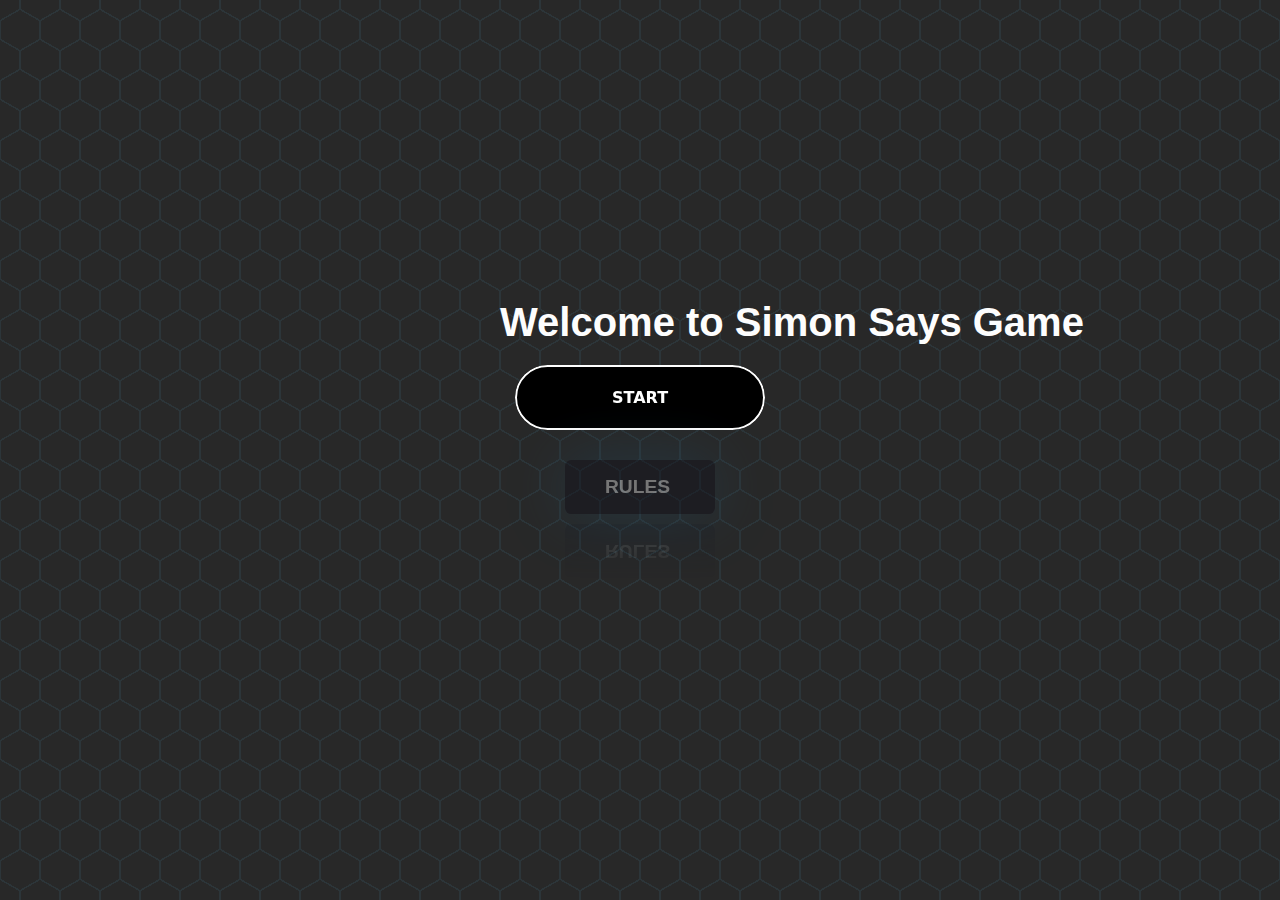
<file: index.html>
<!DOCTYPE html>
<html lang="en">
<head>
  <meta charset="UTF-8">
  <meta name="viewport" content="width=device-width, initial-scale=1.0">
  <title>Simon Says Game</title>
  <link rel="stylesheet" href="css\index.css">
</head>
<body>
  <div class="container">
    <h1>Welcome to Simon Says Game</h1>
    <div class="landing-page">
      <div class="button-container">
        <button class="btn-17" id="startGame">
          <span class="text-container">
            <span class="text">Start</span>
          </span>
        </button>
        <button class="btn" id="viewRules">
          Rules
        </button>
      </div>
    </div>
  </div>

  <script>
    document.getElementById("startGame").addEventListener("click", function() {
      window.location.href = "game.html";
    });

    document.getElementById("viewRules").addEventListener("click", function() {
      window.location.href = "rules.html";
    });
  </script>
</body>
</html>
</file>
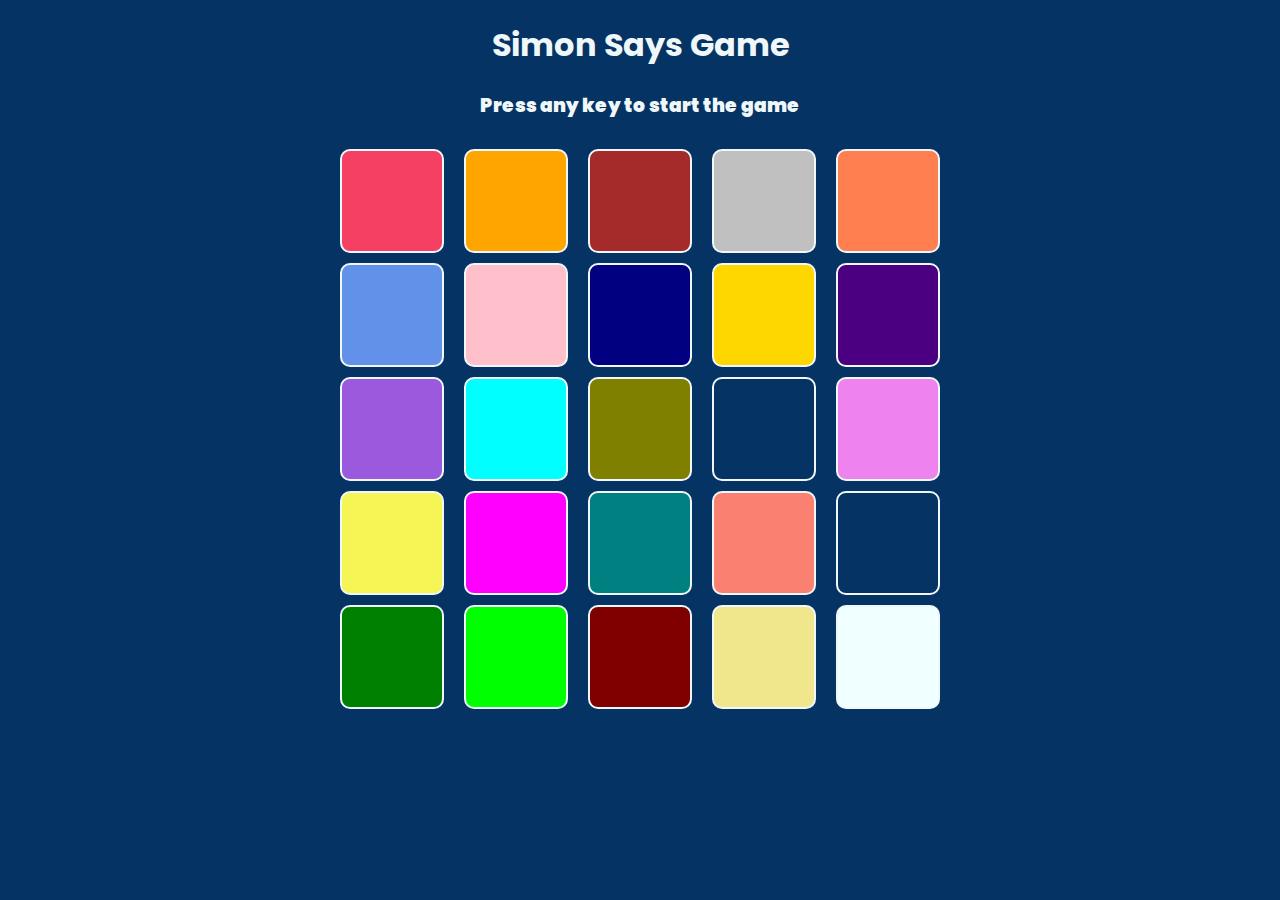
<file: game.html>
<!DOCTYPE html>
<html lang="en">
<head>
    <meta charset="UTF-8">
    <meta name="viewport" content="width=device-width, initial-scale=1.0">
    <link rel="stylesheet" href="css\game.css">
    <title>Document</title>
</head>
<body>
    <h1>Simon Says Game</h1>
    <h3>Press any key to start the game</h3>
    <button class="start-btn">START</button>
    <!-- Main Code -->
    <div class="btn-container">
        <div class="line">
            <div class="btn red" type="button" id="red"></div>
            <div class="btn blue" type="button" id="blue"></div>
            <div class="btn purple" type="button" id="purple"></div>
            <div class="btn yellow" type="button" id="yellow"></div>
            <div class="btn green" type="button" id="green"></div>
        </div>
        <div class="line">
            <div class="btn orange" type="button" id="orange"></div>
            <div class="btn pink" type="button" id="pink"></div>
            <div class="btn cyan" type="button" id="cyan"></div>
            <div class="btn magenta" type="button" id="magenta"></div>
            <div class="btn lime" type="button" id="lime"></div>
        </div>
        <div class="line">
            <div class="btn brown" type="button" id="brown"></div>
            <div class="btn navy" type="button" id="navy"></div>
            <div class="btn olive" type="button" id="olive"></div>
            <div class="btn teal" type="button" id="teal"></div>
            <div class="btn maroon" type="button" id="maroon"></div>
        </div>
        <div class="line">
            <div class="btn silver" type="button" id="silver"></div>
            <div class="btn gold" type="button" id="gold"></div>
            <div class="btn bronze" type="button" id="bronze"></div>
            <div class="btn salmon" type="button" id="salmon"></div>
            <div class="btn khaki" type="button" id="khaki"></div>
        </div>
        <div class="line">
            <div class="btn coral" type="button" id="coral"></div>
            <div class="btn indigo" type="button" id="indigo"></div>
            <div class="btn violet" type="button" id="violet"></div>
            <div class="btn amber" type="button" id="amber"></div>
            <div class="btn azure" type="button" id="azure"></div>
        </div>
    </div>

    <script src="js\script.js"></script>
</body>
</html>
</file>
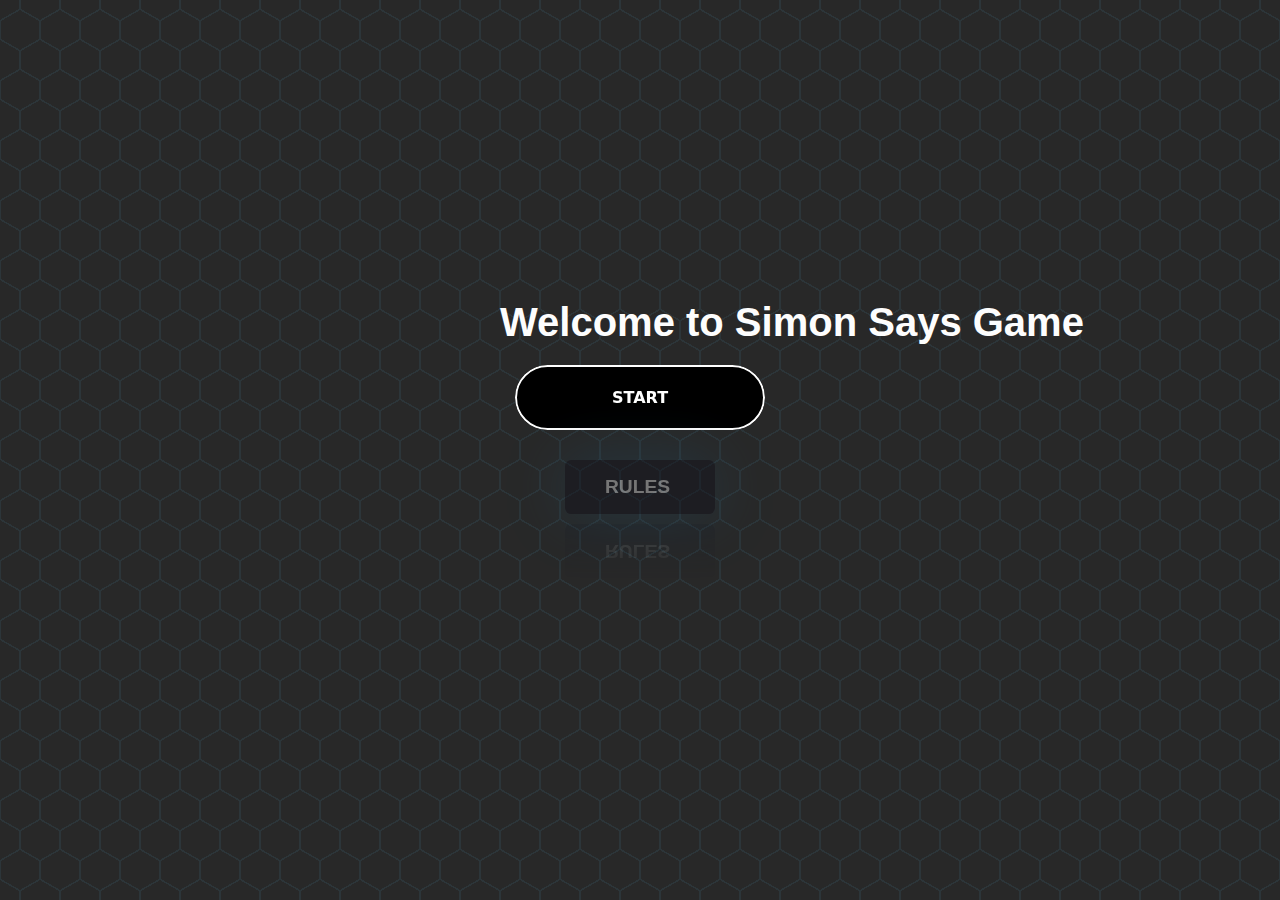
<file: index..html>
<!DOCTYPE html>
<html lang="en">
<head>
  <meta charset="UTF-8">
  <meta name="viewport" content="width=device-width, initial-scale=1.0">
  <title>Simon Says Game</title>
  <link rel="stylesheet" href="css\landingpage.css">
</head>
<body>
  <div class="container">
    <h1>Welcome to Simon Says Game</h1>
    <div class="landing-page">
      <div class="button-container">
        <button class="btn-17" id="startGame">
          <span class="text-container">
            <span class="text">Start</span>
          </span>
        </button>
        <button class="btn" id="viewRules">
          Rules
        </button>
      </div>
    </div>
  </div>

  <script>
    document.getElementById("startGame").addEventListener("click", function() {
      window.location.href = "game.html";
    });

    document.getElementById("viewRules").addEventListener("click", function() {
      window.location.href = "rules.html";
    });
  </script>
</body>
</html>
</file>
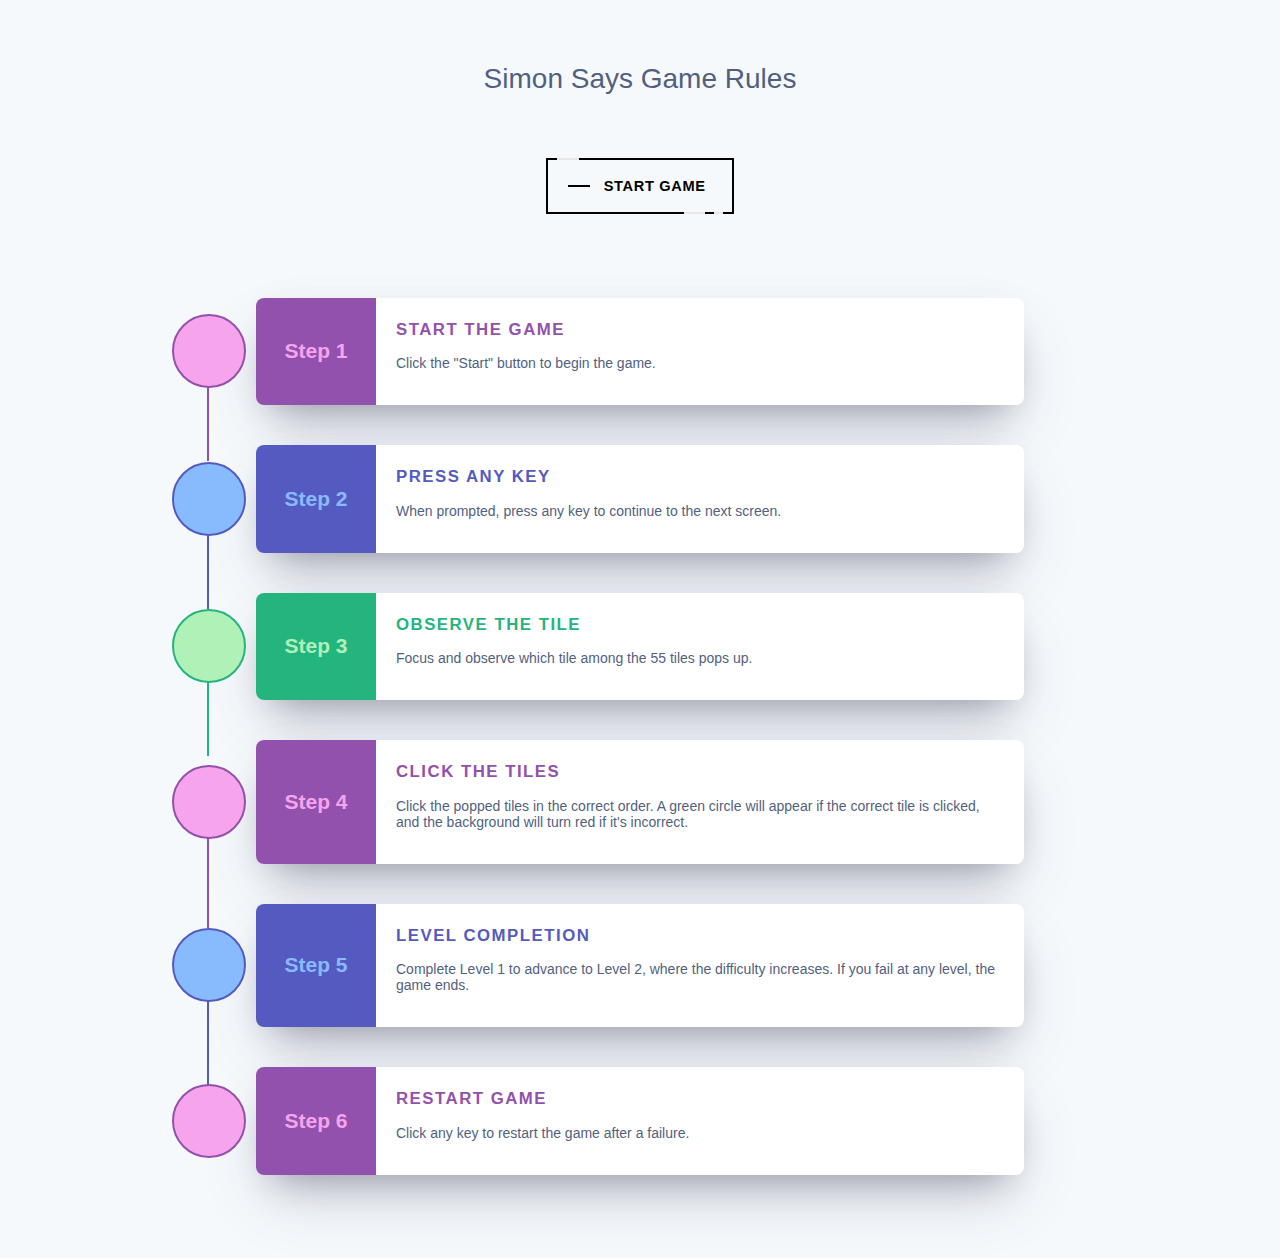
<file: rules.html>
<!DOCTYPE html>
<html>
    <head>
        <meta charset="utf-8">
        <meta http-equiv="X-UA-Compatible" content="IE=edge">
        <title>Simon Says game</title>
        <meta name="viewport" content="width=device-width, initial-scale=1">
        <link rel="stylesheet" href="css\rules.css">
    </head>
    <body>
        <h2>Simon Says Game Rules</h2>
        <div class="button-container">
            <a class="fancy" href="#" id="goBack">
                <span class="top-key"></span>
                <span class="text">Start Game</span>
                <span class="bottom-key-1"></span>
                <span class="bottom-key-2"></span>
              </a>
            </div>
        <div class="timeline">
            <div class="timeline__event animated fadeInUp delay-3s timeline__event--type1">
                <div class="timeline__event__icon">
                    <i class="lni-play"></i>
                    <div class="timeline__event__date">
                        Step 1
                    </div>
                </div>
                <div class="timeline__event__content">
                    <div class="timeline__event__title">
                        Start the Game
                    </div>
                    <div class="timeline__event__description">
                        <p>Click the "Start" button to begin the game.</p>
                    </div>
                </div>
            </div>
            <div class="timeline__event animated fadeInUp delay-2s timeline__event--type2">
                <div class="timeline__event__icon">
                    <i class="lni-keyboard"></i>
                    <div class="timeline__event__date">
                        Step 2
                    </div>
                </div>
                <div class="timeline__event__content">
                    <div class="timeline__event__title">
                        Press Any Key
                    </div>
                    <div class="timeline__event__description">
                        <p>When prompted, press any key to continue to the next screen.</p>
                    </div>
                </div>
            </div>
            <div class="timeline__event animated fadeInUp delay-1s timeline__event--type3">
                <div class="timeline__event__icon">
                    <i class="lni-eye"></i>
                    <div class="timeline__event__date">
                        Step 3
                    </div>
                </div>
                <div class="timeline__event__content">
                    <div class="timeline__event__title">
                        Observe the Tile
                    </div>
                    <div class="timeline__event__description">
                        <p>Focus and observe which tile among the 55 tiles pops up.</p>
                    </div>
                </div>
            </div>
            <div class="timeline__event animated fadeInUp timeline__event--type1">
                <div class="timeline__event__icon">
                    <i class="lni-pointer"></i>
                    <div class="timeline__event__date">
                        Step 4
                    </div>
                </div>
                <div class="timeline__event__content">
                    <div class="timeline__event__title">
                        Click the Tiles
                    </div>
                    <div class="timeline__event__description">
                        <p>Click the popped tiles in the correct order. A green circle will appear if the correct tile is clicked, and the background will turn red if it's incorrect.</p>
                    </div>
                </div>
            </div>
            <div class="timeline__event animated fadeInUp delay-2s timeline__event--type2">
                <div class="timeline__event__icon">
                    <i class="lni-trophy"></i>
                    <div class="timeline__event__date">
                        Step 5
                    </div>
                </div>
                <div class="timeline__event__content">
                    <div class="timeline__event__title">
                        Level Completion
                    </div>
                    <div class="timeline__event__description">
                        <p>Complete Level 1 to advance to Level 2, where the difficulty increases. If you fail at any level, the game ends.</p>
                    </div>
                </div>
            </div>
            <div class="timeline__event animated fadeInUp timeline__event--type1">
                <div class="timeline__event__icon">
                    <i class="lni-reload"></i>
                    <div class="timeline__event__date">
                        Step 6
                    </div>
                </div>
                <div class="timeline__event__content">
                    <div class="timeline__event__title">
                        Restart Game
                    </div>
                    <div class="timeline__event__description">
                        <p>Click any key to restart the game after a failure.</p>
                    </div>
                </div>
            </div>
        </div>
        
        <script>
            document.getElementById("goBack").addEventListener("click", function() {
                window.location.href = "game.html";
            });
        </script>
    </body>
</html>
</file>
